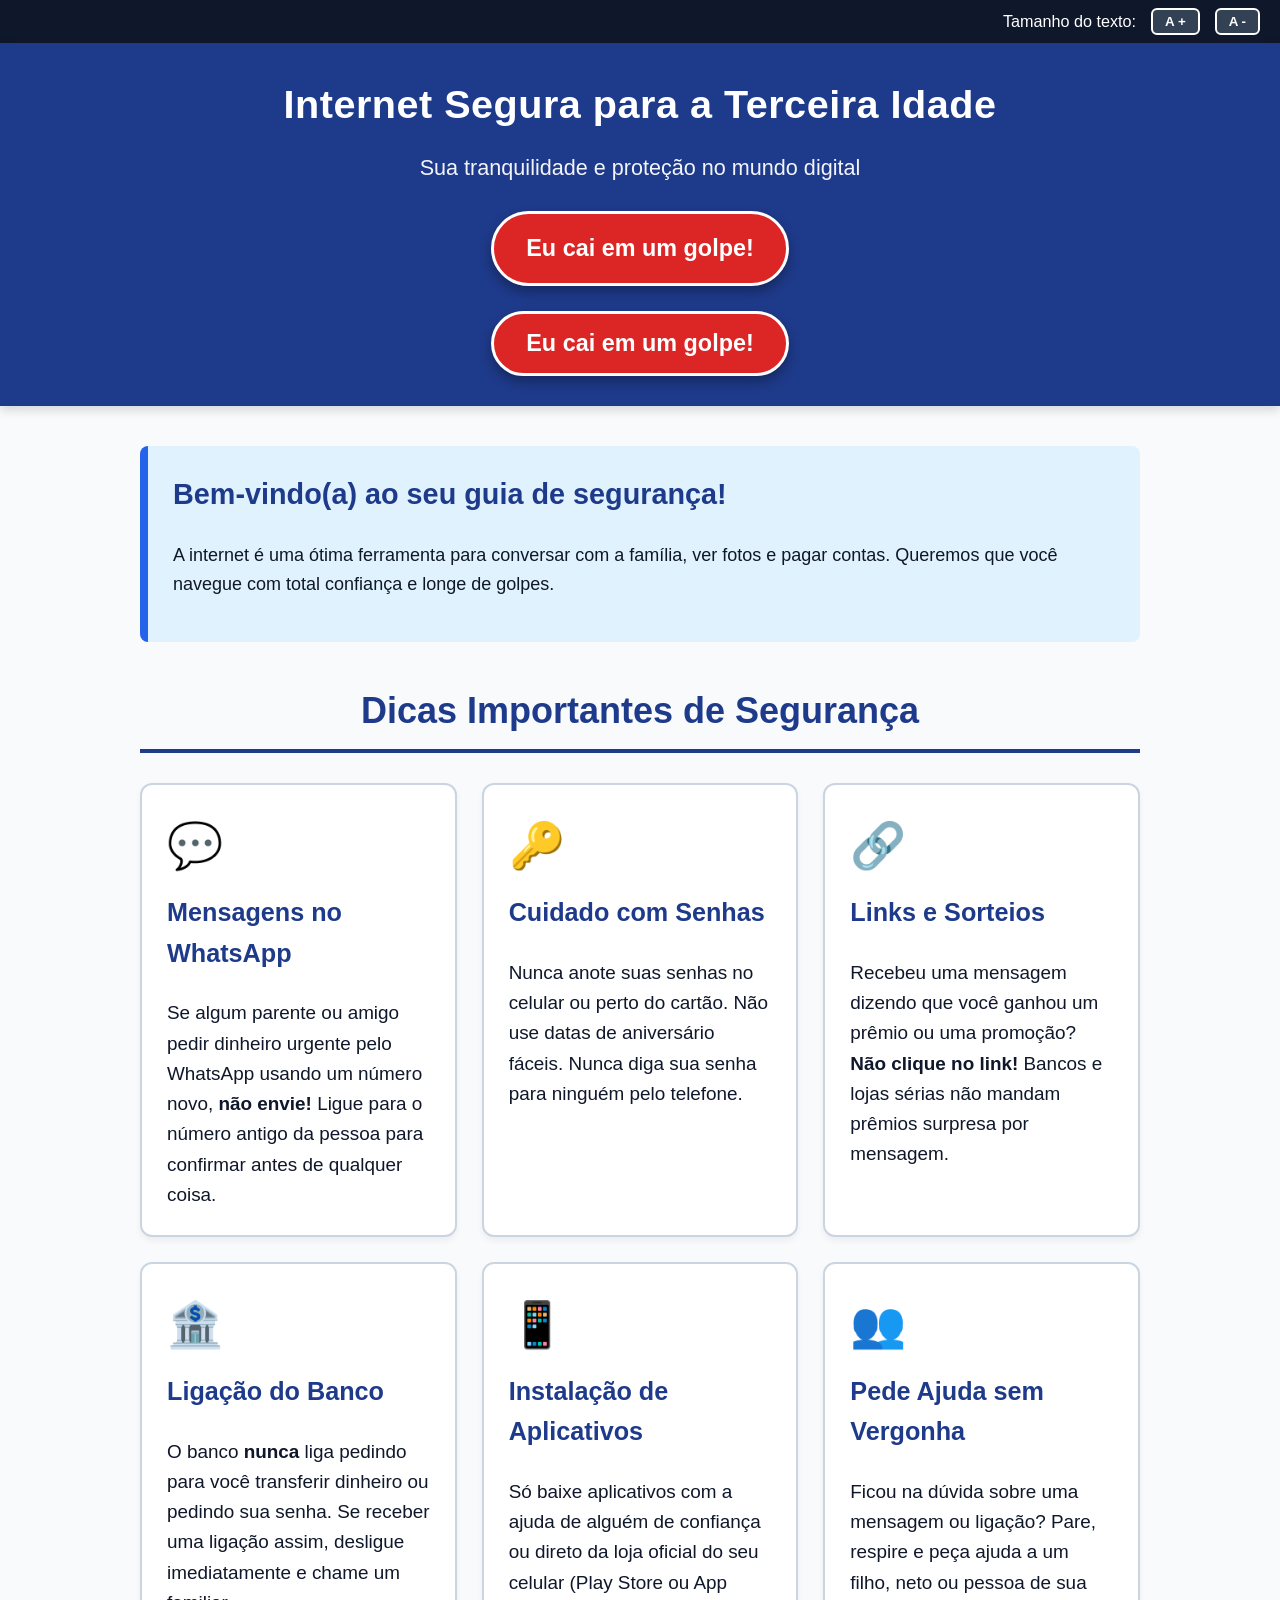
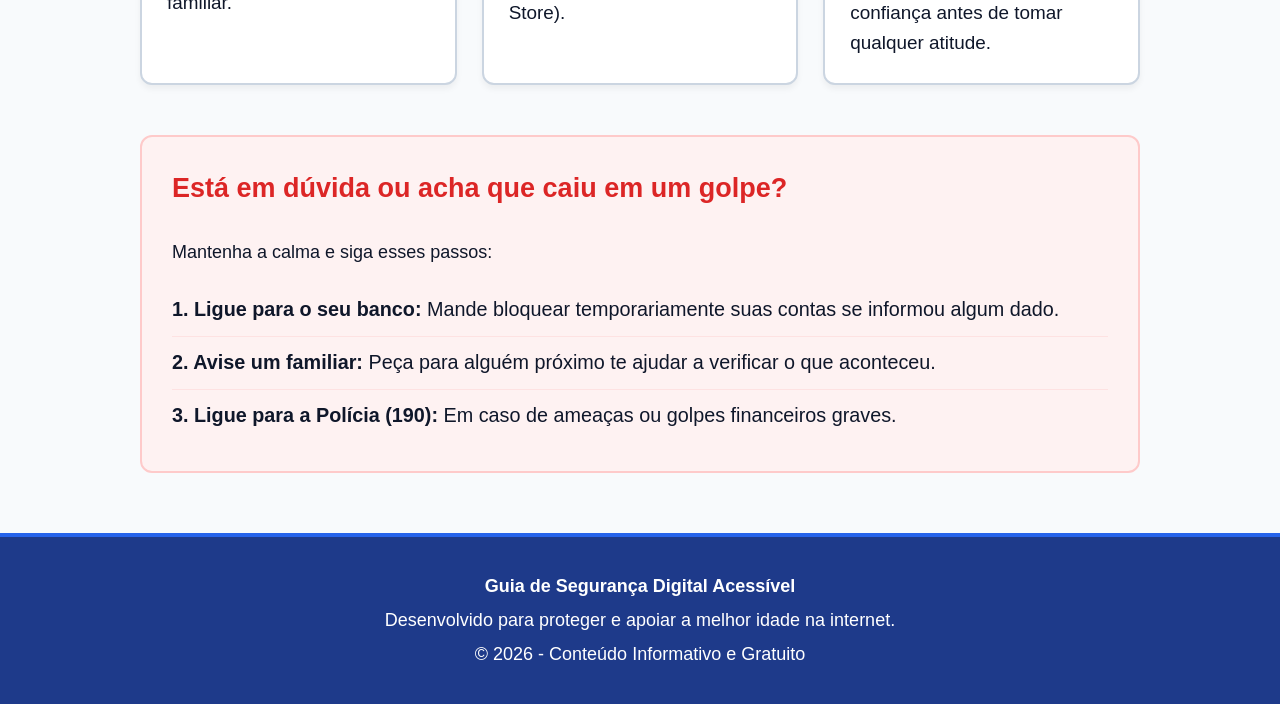
<file: index.html>
<!DOCTYPE html>
<html lang="pt-BR">
<head>
    <meta charset="UTF-8">
    <meta name="viewport" content="width=device-width, initial-scale=1.0">
    <title>Segurança Digital Simples - Guia para a Terceira Idade</title>
    <link rel="stylesheet" href="style.css">
</head>
<body>

    <!-- BARRA DE ACESSIBILIDADE DE FONTE -->
    <div class="barra-acessibilidade">
        <span>Tamanho do texto:</span>
        <button class="btn-fonte" onclick="mudarTamanhoFonte(1)" aria-label="Aumentar tamanho do texto">A +</button>
        <button class="btn-fonte" onclick="mudarTamanhoFonte(-1)" aria-label="Diminuir tamanho do texto">A -</button>
    </div>

    <!-- CABEÇALHO DA PÁGINA (HEADER) -->
    <header>
        <div class="header-conteudo">
            <h1>Internet Segura para a Terceira Idade</h1>
            <p>Sua tranquilidade e proteção no mundo digital</p>
            
            <!-- Botão Redro que direciona para a seção de Dicas -->
            <a href="#dicas-seguranca" class="btn-ajuda" role="button">
                Eu cai em um golpe!
            </a>
            <button class="btn_ajuda"> Eu cai em um golpe!</button>
        </div>
    </header>

    <!-- CONTEÚDO PRINCIPAL -->
    <main>
        
        <!-- MENSAGEM DE BOAS-VINDAS -->
        <section class="introducao">
            <h2>Bem-vindo(a) ao seu guia de segurança!</h2>
            <p>A internet é uma ótima ferramenta para conversar com a família, ver fotos e pagar contas. Queremos que você navegue com total confiança e longe de golpes.</p>
        </section>

        <!-- SEÇÃO DE DICAS DE SEGURANÇA (ÂNCORA DO BOTÃO RED) -->
        <section id="dicas-seguranca">
            <h2 class="secao-titulo">Dicas Importantes de Segurança</h2>

            <div class="grid-dicas">
                
                <!-- Dica 1 -->
                <article class="card-dica">
                    <div>
                        <span class="icone-dica" aria-hidden="true">💬</span>
                        <h3>Mensagens no WhatsApp</h3>
                        <p>Se algum parente ou amigo pedir dinheiro urgente pelo WhatsApp usando um número novo, <strong>não envie!</strong> Ligue para o número antigo da pessoa para confirmar antes de qualquer coisa.</p>
                    </div>
                </article>

                <!-- Dica 2 -->
                <article class="card-dica">
                    <div>
                        <span class="icone-dica" aria-hidden="true">🔑</span>
                        <h3>Cuidado com Senhas</h3>
                        <p>Nunca anote suas senhas no celular ou perto do cartão. Não use datas de aniversário fáceis. Nunca diga sua senha para ninguém pelo telefone.</p>
                    </div>
                </article>

                <!-- Dica 3 -->
                <article class="card-dica">
                    <div>
                        <span class="icone-dica" aria-hidden="true">🔗</span>
                        <h3>Links e Sorteios</h3>
                        <p>Recebeu uma mensagem dizendo que você ganhou um prêmio ou uma promoção? <strong>Não clique no link!</strong> Bancos e lojas sérias não mandam prêmios surpresa por mensagem.</p>
                    </div>
                </article>

                <!-- Dica 4 -->
                <article class="card-dica">
                    <div>
                        <span class="icone-dica" aria-hidden="true">🏦</span>
                        <h3>Ligação do Banco</h3>
                        <p>O banco <strong>nunca</strong> liga pedindo para você transferir dinheiro ou pedindo sua senha. Se receber uma ligação assim, desligue imediatamente e chame um familiar.</p>
                    </div>
                </article>

                <!-- Dica 5 -->
                <article class="card-dica">
                    <div>
                        <span class="icone-dica" aria-hidden="true">📱</span>
                        <h3>Instalação de Aplicativos</h3>
                        <p>Só baixe aplicativos com a ajuda de alguém de confiança ou direto da loja oficial do seu celular (Play Store ou App Store).</p>
                    </div>
                </article>

                <!-- Dica 6 -->
                <article class="card-dica">
                    <div>
                        <span class="icone-dica" aria-hidden="true">👥</span>
                        <h3>Pede Ajuda sem Vergonha</h3>
                        <p>Ficou na dúvida sobre uma mensagem ou ligação? Pare, respire e peça ajuda a um filho, neto ou pessoa de sua confiança antes de tomar qualquer atitude.</p>
                    </div>
                </article>

            </div>
        </section>

        <!-- SEÇÃO DE CONTATOS DE EMERGÊNCIA -->
        <section class="secao-contatos">
            <h3>Está em dúvida ou acha que caiu em um golpe?</h3>
            <p>Mantenha a calma e siga esses passos:</p>
            <ul class="lista-contatos">
                <li><strong>1. Ligue para o seu banco:</strong> Mande bloquear temporariamente suas contas se informou algum dado.</li>
                <li><strong>2. Avise um familiar:</strong> Peça para alguém próximo te ajudar a verificar o que aconteceu.</li>
                <li><strong>3. Ligue para a Polícia (190):</strong> Em caso de ameaças ou golpes financeiros graves.</li>
            </ul>
        </section>

    </main>

    <!-- RODAPÉ (FOOTER - MESMA COR DO HEADER) -->
    <footer>
        <p><strong>Guia de Segurança Digital Acessível</strong></p>
        <p>Desenvolvido para proteger e apoiar a melhor idade na internet.</p>
        <p>© 2026 - Conteúdo Informativo e Gratuito</p>
    </footer>

    <!-- SCRIPT SIMPLES PARA O BOTÃO DE ACESSIBILIDADE DE FONTE -->
    <script>
        let tamanhoAtual = 18;

        function mudarTamanhoFonte(delta) {
            tamanhoAtual += delta * 2;
            // Limites mínimo (14px) e máximo (26px)
            if (tamanhoAtual < 14) tamanhoAtual = 14;
            if (tamanhoAtual > 26) tamanhoAtual = 26;
            
            document.documentElement.style.fontSize = tamanhoAtual + 'px';
        }
    </script>

    <script src="script.js"></script>

</body>
</html>
</file>
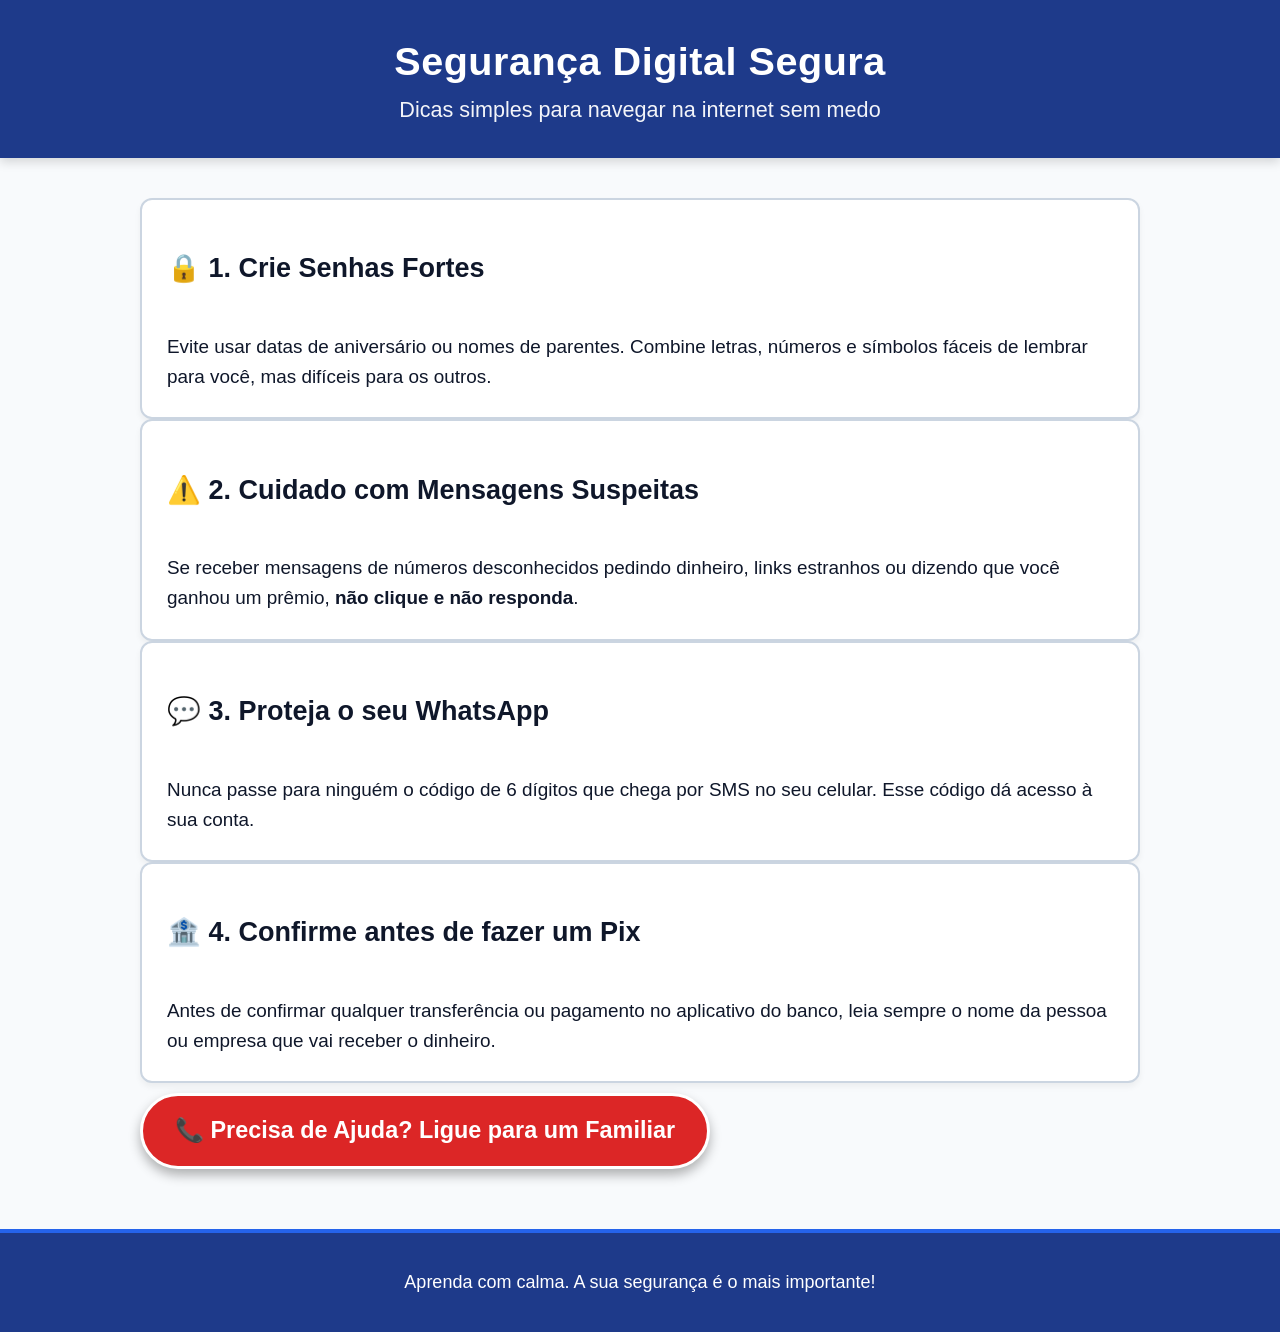
<file: indes.html>
<!DOCTYPE html>
<html lang="pt-BR">
<head>
  <meta charset="UTF-8">
  <meta name="viewport" content="width=device-width, initial-scale=1.0">
  <title>Guia de Segurança Digital - Terceira Idade</title>
  <link rel="stylesheet" href="style.css">
</head>
<body>

  <header>
    <h1>Segurança Digital Segura</h1>
    <p>Dicas simples para navegar na internet sem medo</p>
  </header>

  <main>

    <article class="card-dica">
      <h2>🔒 1. Crie Senhas Fortes</h2>
      <p>
        Evite usar datas de aniversário ou nomes de parentes. Combine letras, números e símbolos fáceis de lembrar para você, mas difíceis para os outros.
      </p>
    </article>

    <article class="card-dica alerta">
      <h2>⚠️ 2. Cuidado com Mensagens Suspeitas</h2>
      <p>
        Se receber mensagens de números desconhecidos pedindo dinheiro, links estranhos ou dizendo que você ganhou um prêmio, <strong>não clique e não responda</strong>.
      </p>
    </article>

    <article class="card-dica">
      <h2>💬 3. Proteja o seu WhatsApp</h2>
      <p>
        Nunca passe para ninguém o código de 6 dígitos que chega por SMS no seu celular. Esse código dá acesso à sua conta.
      </p>
    </article>

    <article class="card-dica">
      <h2>🏦 4. Confirme antes de fazer um Pix</h2>
      <p>
        Antes de confirmar qualquer transferência ou pagamento no aplicativo do banco, leia sempre o nome da pessoa ou empresa que vai receber o dinheiro.
      </p>
    </article>

    <a href="#" class="btn-ajuda" role="button">
      📞 Precisa de Ajuda? Ligue para um Familiar
    </a>

  </main>

  <footer>
    <p>Aprenda com calma. A sua segurança é o mais importante!</p>
  </footer>

</body>
</html>
</file>
<file: style.css>
/* ==========================================================================
 1. CONFIGURAÇÕES GERAIS E ACESSIBILIDADE
========================================================================== */
:root {
  --cor-cabecalho: #1e3a8a; /* Azul escuro elegante e de alto contraste */
  --cor-fundo: #f8fafc;
  --cor-texto: #0f172a;
  --cor-card: #ffffff;
  --cor-borda: #cbd5e1;
  --cor-ajuda: #dc2626; /* Vermelho destacado */
  --cor-ajuda-hover: #b91c1c;
  --cor-destaque: #2563eb;
  --tamanho-fonte-base: 18px; /* Fonte maior para facilitar leitura */
}

html {
  scroll-behavior: smooth; /* Rolagem suave ao clicar no botão */
  font-size: var(--tamanho-fonte-base);
}

body {
            font-family: 'Segoe UI', Tahoma, Geneva, Verdana, sans-serif;
            margin: 0;
            padding: 0;
            background-color: var(--cor-fundo);
            color: var(--cor-texto);
            line-height: 1.6;
}

        /* Botões de acessibilidade de fonte */
.barra-acessibilidade {
            background-color: #0f172a;
            color: #ffffff;
            padding: 8px 20px;
            display: flex;
            justify-content: flex-end;
            align-items: center;
            gap: 15px;
            font-size: 0.9rem;
}

.btn-fonte {
            background-color: #334155;
            color: white;
            border: 2px solid white;
            padding: 4px 12px;
            border-radius: 6px;
            cursor: pointer;
            font-weight: bold;
}

.btn-fonte:hover, .btn-fonte:focus {
            background-color: var(--cor-destaque);
            outline: 3px solid #fde047;
}

        /* ==========================================================================
           2. HEADER (CABEÇALHO)
           ========================================================================== */
header {
            background-color: var(--cor-cabecalho);
            color: #ffffff;
            padding: 30px 20px;
            text-align: center;
            box-shadow: 0 4px 10px rgba(0, 0, 0, 0.15);
}

.header-conteudo {
            max-width: 900px;
            margin: 0 auto;
            display: flex;
            flex-direction: column;
            align-items: center;
            gap: 15px;
}

header h1 {
            margin: 0;
            font-size: 2.2rem;
            letter-spacing: 0.5px;
}

header p {
            margin: 0;
            font-size: 1.2rem;
            opacity: 0.95;
}

        /* Botão Vermelho de Ajuda */
.btn-ajuda {
            display: inline-block;
            background-color: var(--cor-ajuda);
            color: #ffffff;
            text-decoration: none;
            font-size: 1.3rem;
            font-weight: bold;
            padding: 16px 32px;
            border-radius: 50px;
            border: 3px solid #ffffff;
            box-shadow: 0 6px 12px rgba(0, 0, 0, 0.3);
            transition: all 0.2s ease-in-out;
            cursor: pointer;
            margin-top: 10px;
}

.btn_ajuda {
        display: inline-block;
            background-color: var(--cor-ajuda);
            color: #ffffff;
            text-decoration: none;
            font-size: 1.3rem;
            font-weight: bold;
            padding: 16px 32px;
            border-radius: 50px;
            border: 3px solid #ffffff;
            box-shadow: 0 6px 12px rgba(0, 0, 0, 0.3);
            transition: all 0.2s ease-in-out;
            cursor: pointer;
            margin-top: 10px;
}

.btn-ajuda:hover, .btn-ajuda:focus {
            background-color: var(--cor-ajuda-hover);
            transform: scale(1.05);
            outline: 4px solid #fde047;
}

        /* ==========================================================================
           3. CONTEÚDO PRINCIPAL (DICAS E NAVEGAÇÃO)
           ========================================================================== */
main {
            max-width: 1000px;
            margin: 40px auto;
            padding: 0 20px;
}

.introducao {
            background-color: #e0f2fe;
            border-left: 8px solid var(--cor-destaque);
            padding: 25px;
            border-radius: 8px;
            margin-bottom: 40px;
}

.introducao h2 {
            margin-top: 0;
            color: var(--cor-cabecalho);
            font-size: 1.6rem;
}

.secao-titulo {
            text-align: center;
            color: var(--cor-cabecalho);
            font-size: 2rem;
            margin-bottom: 30px;
            border-bottom: 4px solid var(--cor-cabecalho);
            padding-bottom: 10px;
}

        /* Grid de Dicas */
.grid-dicas {
            display: grid;
            grid-template-columns: repeat(auto-fit, minmax(300px, 1fr));
            gap: 25px;
}

.card-dica {
            background-color: var(--cor-card);
            border: 2px solid var(--cor-borda);
            border-radius: 12px;
            padding: 25px;
            box-shadow: 0 4px 6px rgba(0, 0, 0, 0.05);
            display: flex;
            flex-direction: column;
            justify-content: space-between;
}

.card-dica:focus-within, .card-dica:hover {
            border-color: var(--cor-destaque);
            box-shadow: 0 8px 15px rgba(37, 99, 235, 0.15);
}

.icone-dica {
            font-size: 2.5rem;
            margin-bottom: 10px;
            display: block;
}

.card-dica h3 {
            color: var(--cor-cabecalho);
            margin-top: 0;
            font-size: 1.4rem;
}

.card-dica p {
            margin-bottom: 0;
            font-size: 1.05rem;
}

        /* Seção de Contatos Importantes */
.secao-contatos {
            margin-top: 50px;
            background-color: #fef2f2;
            border: 2px solid #fecaca;
            padding: 30px;
            border-radius: 12px;
}

.secao-contatos h3 {
            color: var(--cor-ajuda);
            margin-top: 0;
            font-size: 1.5rem;
}

.lista-contatos {
            list-style: none;
            padding: 0;
            margin: 15px 0 0 0;
}

.lista-contatos li {
            padding: 10px 0;
            border-bottom: 1px solid #fee2e2;
            font-size: 1.1rem;
}

.lista-contatos li:last-child {
            border-bottom: none;
}

        /* ==========================================================================
           4. FOOTER (RODAPÉ)
           ========================================================================== */
footer {
            background-color: var(--cor-cabecalho); /* Mesma cor do Header */
            color: #ffffff;
            text-align: center;
            padding: 30px 20px;
            margin-top: 60px;
            border-top: 4px solid var(--cor-destaque);
}

footer p {
            margin: 5px 0;
            font-size: 1rem;
}

footer a {
            color: #ffffff;
            text-decoration: underline;
            font-weight: bold;
}

footer a:hover, footer a:focus {
            color: #fde047;
            outline: 2px solid #fde047;
}

/* RESPONSIVIDADE PARA CELULARES */
@media (max-width: 600px) {
            header h1 {
                font-size: 1.7rem;
            }

            .btn-ajuda {
                width: 100%;
                box-sizing: border-box;
                font-size: 1.1rem;
            }

            .barra-acessibilidade {
                justify-content: center;
            }
}
</file>
